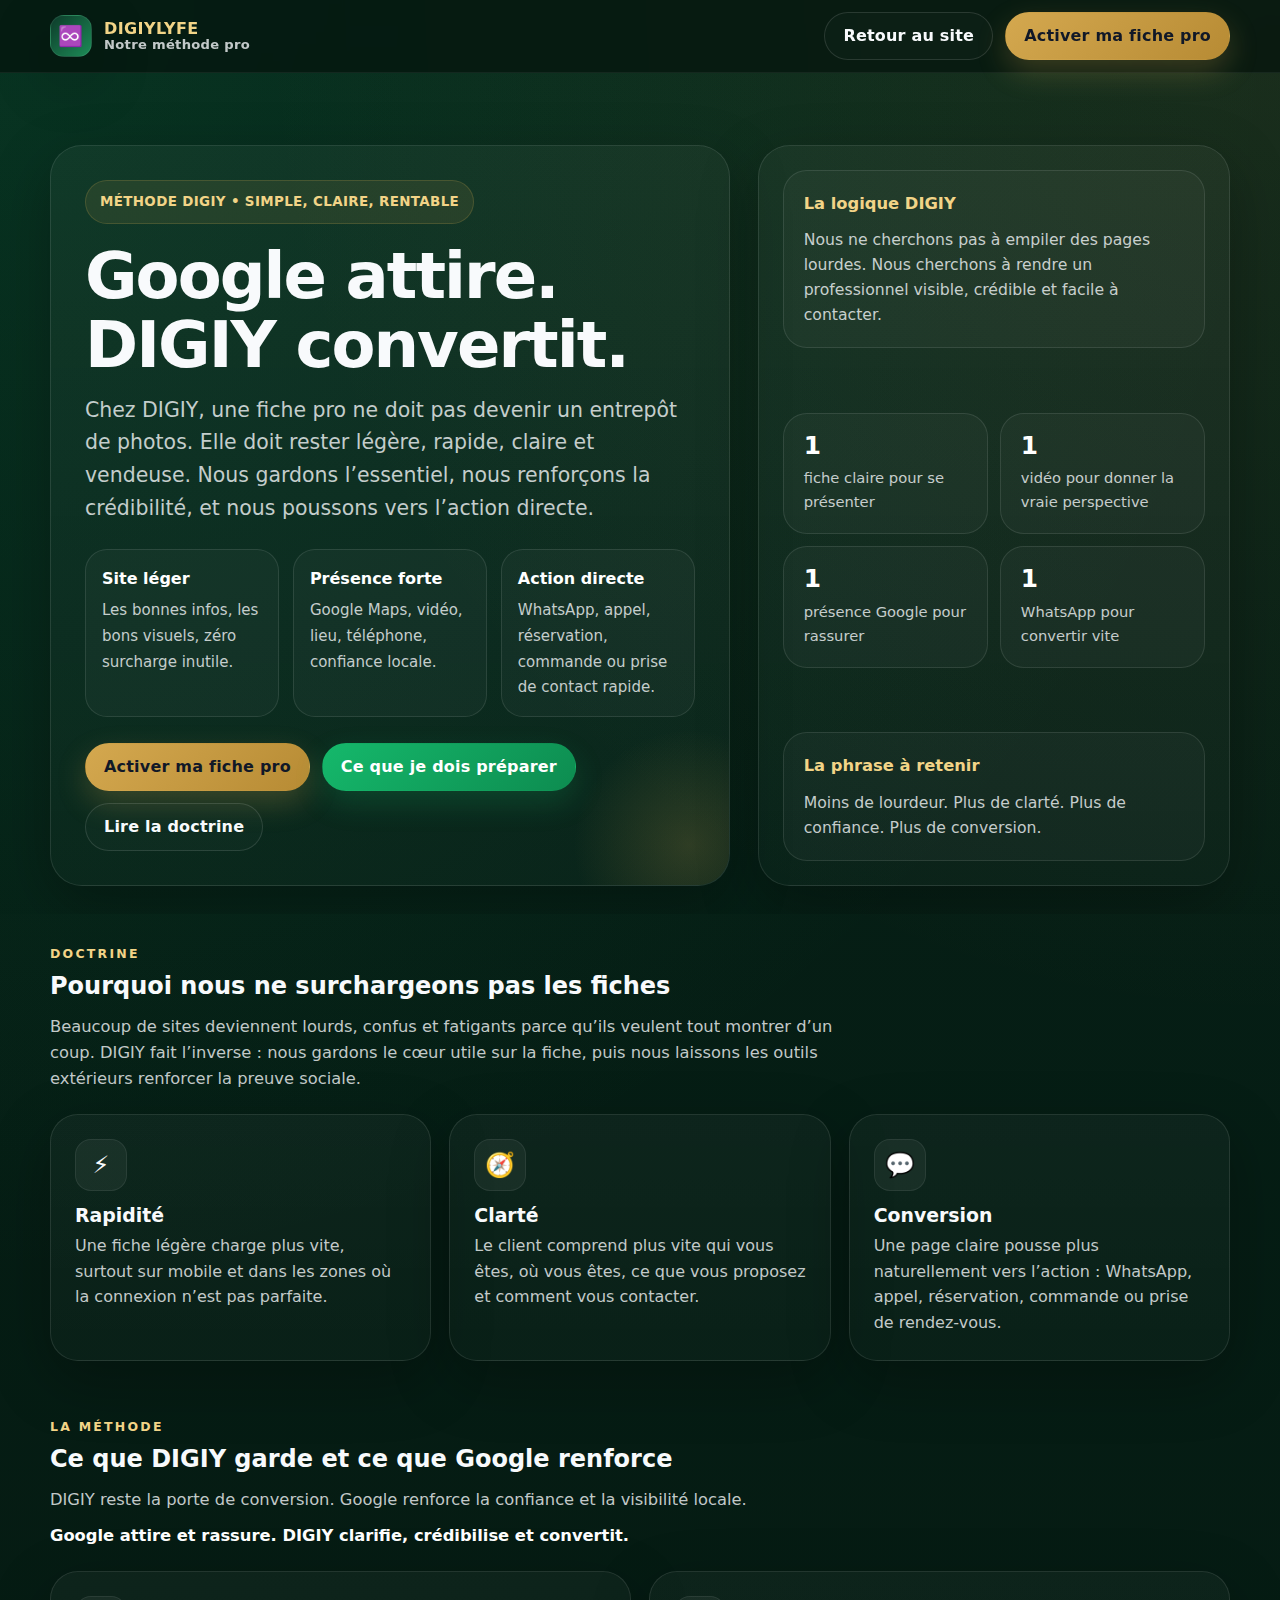
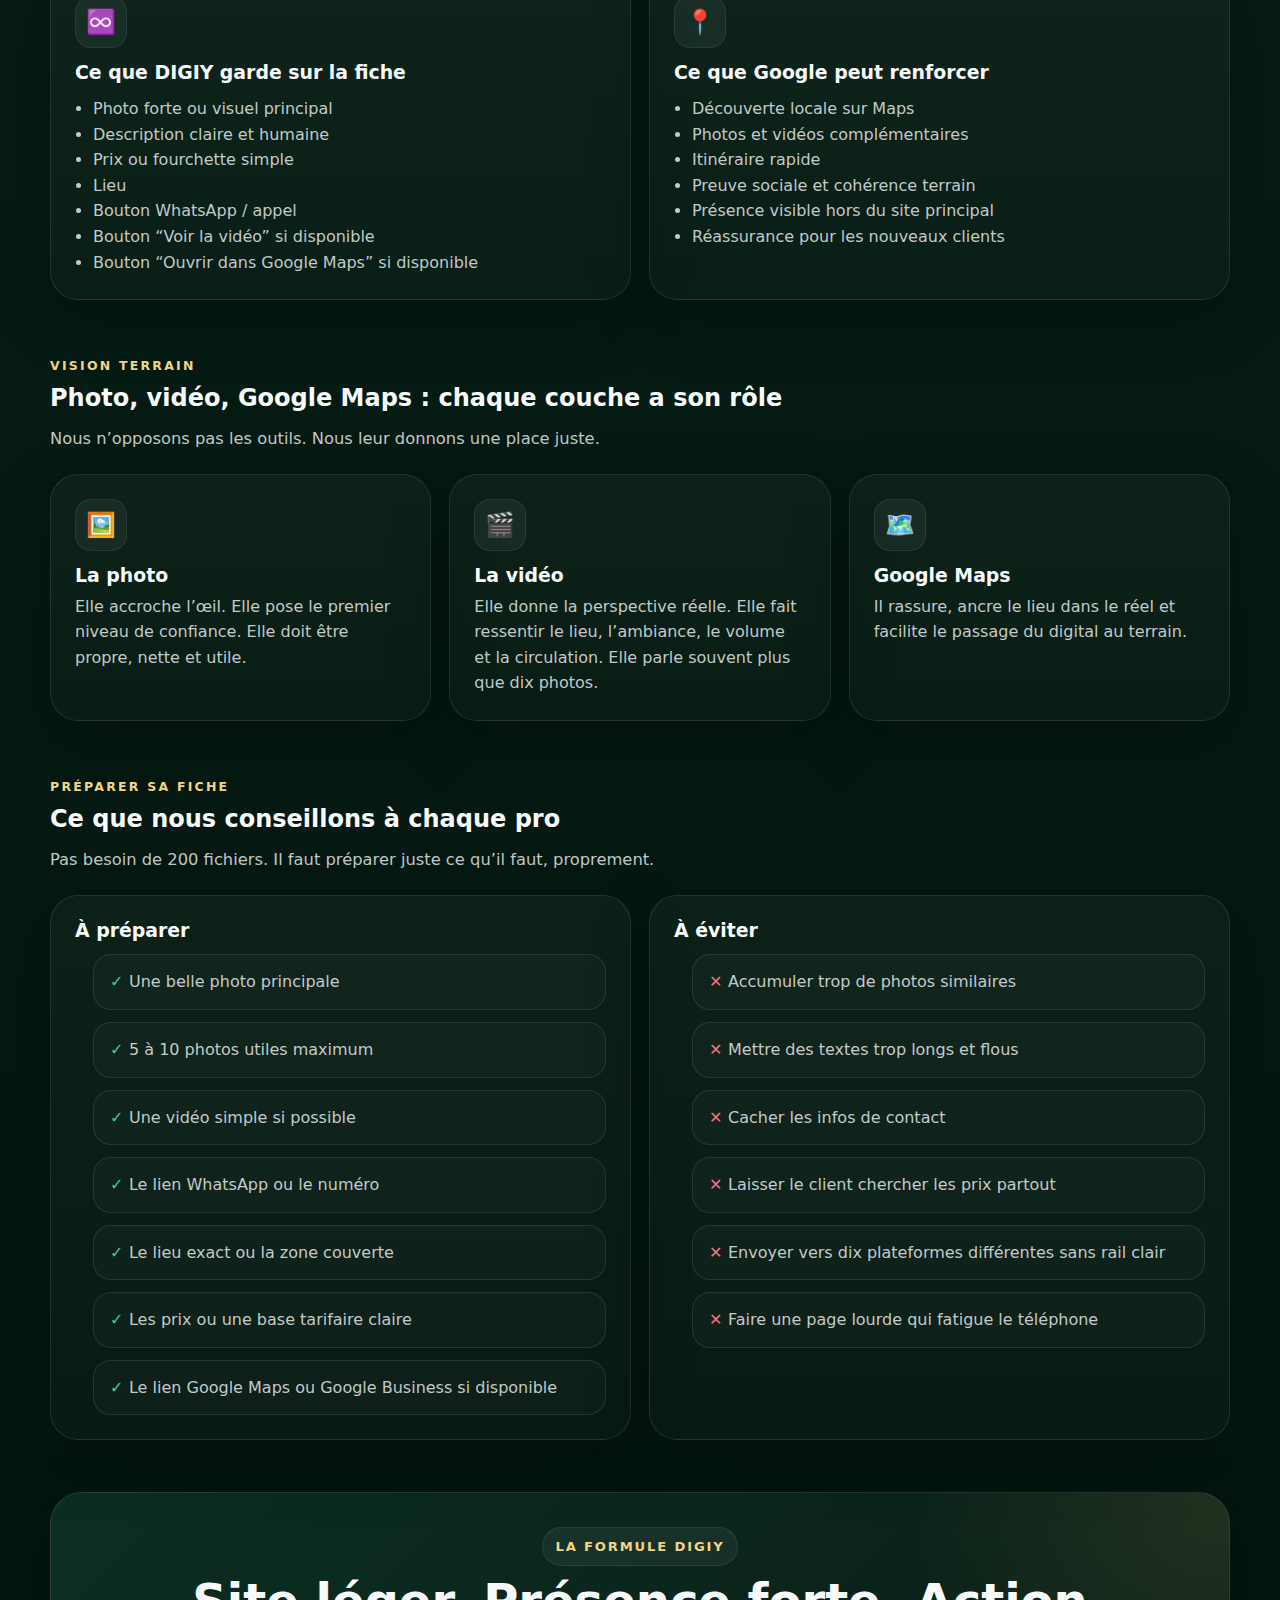
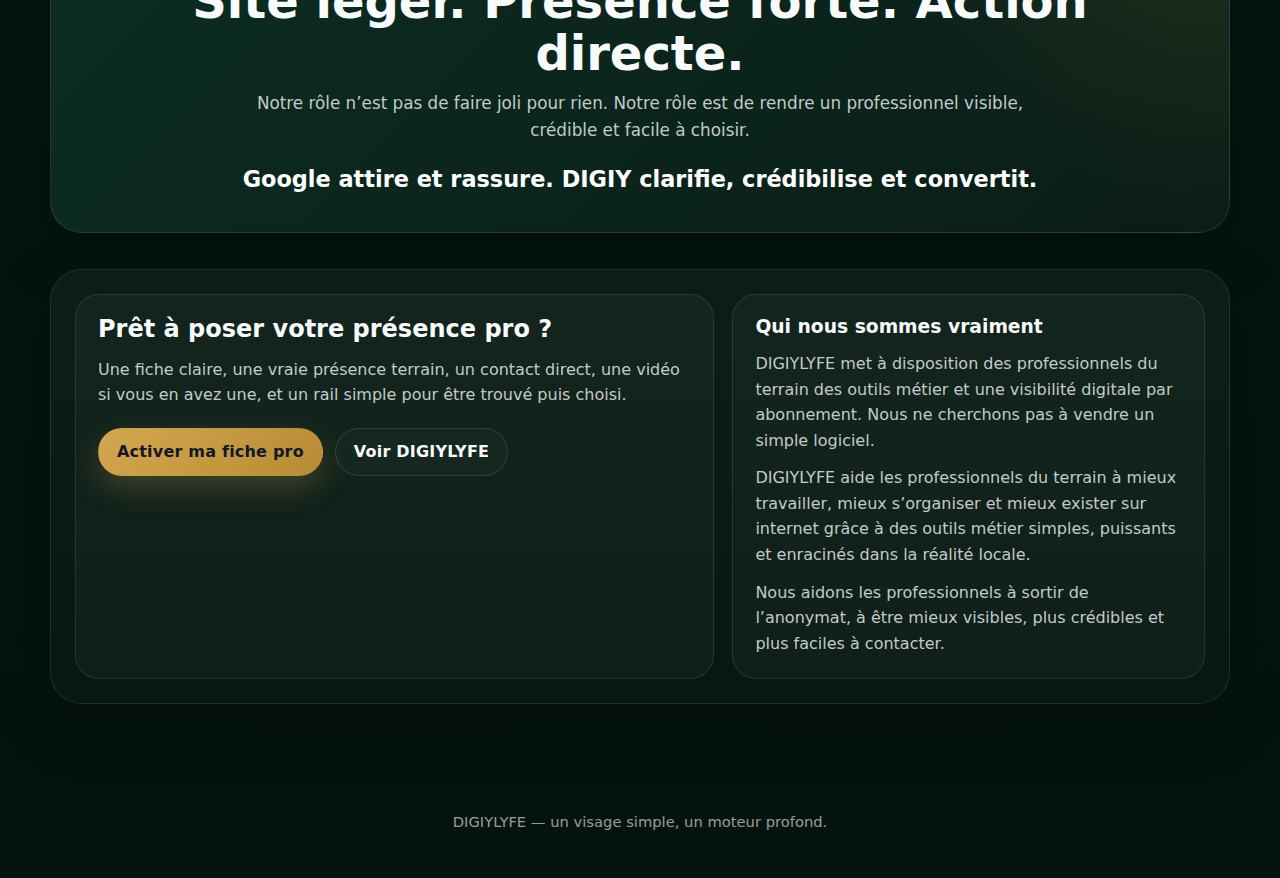
<file: notre-methode.html>
<!doctype html>
<html lang="fr">
<head>
  <meta charset="utf-8" />
  <meta name="viewport" content="width=device-width,initial-scale=1,viewport-fit=cover" />
  <title>DIGIYLYFE — Notre méthode pro</title>
  <meta
    name="description"
    content="La méthode DIGIYLYFE : site léger, présence forte, action directe. Google attire et rassure. DIGIY clarifie, crédibilise et convertit."
  />
  <meta name="theme-color" content="#067a3a" />
  <meta name="robots" content="index,follow" />

  <style>
    :root{
      --bg:#04130d;
      --bg2:#067a3a;
      --panel:#0b2a1f;
      --panel2:#103528;
      --card:#0f2f24;
      --line:rgba(255,255,255,.10);
      --text:#f8fafc;
      --muted:rgba(248,250,252,.78);
      --gold:#d4a84f;
      --gold2:#f2d487;
      --accent:#16c172;
      --danger:#ef4444;
      --shadow:0 20px 60px rgba(0,0,0,.28);
      --radius:24px;
      --radius-sm:16px;
      --max:1180px;
    }

    *{box-sizing:border-box}
    html{scroll-behavior:smooth}
    body{
      margin:0;
      font-family: Inter, ui-sans-serif, system-ui, -apple-system, BlinkMacSystemFont, "Segoe UI", Roboto, Arial, sans-serif;
      color:var(--text);
      background:
        radial-gradient(circle at top left, rgba(22,193,114,.12), transparent 30%),
        radial-gradient(circle at top right, rgba(212,168,79,.10), transparent 24%),
        linear-gradient(180deg, #062117 0%, #04130d 100%);
      line-height:1.6;
    }

    a{color:inherit;text-decoration:none}
    img{max-width:100%;display:block}

    .container{
      width:min(100% - 32px, var(--max));
      margin-inline:auto;
    }

    .topbar{
      position:sticky;
      top:0;
      z-index:40;
      backdrop-filter: blur(10px);
      background:rgba(4,19,13,.72);
      border-bottom:1px solid rgba(255,255,255,.06);
    }

    .topbar-inner{
      min-height:72px;
      display:flex;
      align-items:center;
      justify-content:space-between;
      gap:16px;
    }

    .brand{
      display:flex;
      align-items:center;
      gap:12px;
      font-weight:900;
      letter-spacing:.3px;
    }

    .brand-mark{
      width:42px;
      height:42px;
      border-radius:14px;
      display:grid;
      place-items:center;
      background:linear-gradient(135deg, #0d3b2a, #1d8c57);
      border:1px solid rgba(255,255,255,.08);
      box-shadow:var(--shadow);
      font-size:20px;
    }

    .brand-text{
      display:flex;
      flex-direction:column;
      line-height:1.05;
    }

    .brand-text strong{
      font-size:1rem;
      color:var(--gold2);
      letter-spacing:.4px;
    }

    .brand-text span{
      font-size:.82rem;
      color:var(--muted);
      font-weight:700;
    }

    .nav-actions{
      display:flex;
      align-items:center;
      gap:12px;
      flex-wrap:wrap;
    }

    .btn{
      display:inline-flex;
      align-items:center;
      justify-content:center;
      gap:10px;
      min-height:48px;
      padding:0 18px;
      border-radius:999px;
      border:1px solid transparent;
      font-weight:800;
      letter-spacing:.2px;
      transition:.18s ease;
      cursor:pointer;
      white-space:nowrap;
    }

    .btn:hover{
      transform:translateY(-1px);
    }

    .btn-primary{
      background:linear-gradient(135deg, var(--gold), #b78b34);
      color:#111827;
      box-shadow:0 12px 30px rgba(212,168,79,.24);
    }

    .btn-outline{
      border-color:rgba(255,255,255,.12);
      color:var(--text);
      background:rgba(255,255,255,.02);
    }

    .btn-green{
      background:linear-gradient(135deg, #15b86b, #0d8c50);
      color:white;
      box-shadow:0 12px 30px rgba(21,184,107,.20);
    }

    .hero{
      position:relative;
      overflow:hidden;
      padding:72px 0 28px;
    }

    .hero-grid{
      display:grid;
      grid-template-columns:1.18fr .82fr;
      gap:28px;
      align-items:stretch;
    }

    .hero-main,
    .hero-side{
      background:linear-gradient(180deg, rgba(255,255,255,.04), rgba(255,255,255,.02));
      border:1px solid var(--line);
      border-radius:32px;
      box-shadow:var(--shadow);
    }

    .hero-main{
      padding:34px;
      position:relative;
      overflow:hidden;
    }

    .hero-main::before{
      content:"";
      position:absolute;
      inset:auto -80px -80px auto;
      width:240px;
      height:240px;
      border-radius:50%;
      background:radial-gradient(circle, rgba(212,168,79,.18), transparent 68%);
      pointer-events:none;
    }

    .eyebrow{
      display:inline-flex;
      align-items:center;
      gap:10px;
      padding:10px 14px;
      border-radius:999px;
      background:rgba(212,168,79,.10);
      color:var(--gold2);
      border:1px solid rgba(212,168,79,.20);
      font-size:.84rem;
      font-weight:900;
      letter-spacing:.35px;
      text-transform:uppercase;
    }

    h1,h2,h3{
      margin:0 0 14px;
      line-height:1.08;
    }

    h1{
      margin-top:18px;
      font-size:clamp(2.2rem, 5vw, 4.4rem);
      letter-spacing:-.03em;
    }

    .hero p.lead{
      margin:0;
      font-size:clamp(1.05rem, 2.1vw, 1.28rem);
      color:var(--muted);
      max-width:760px;
    }

    .hero-points{
      display:grid;
      grid-template-columns:repeat(3, minmax(0, 1fr));
      gap:14px;
      margin-top:24px;
    }

    .pill{
      min-height:84px;
      padding:16px;
      border-radius:22px;
      background:rgba(255,255,255,.03);
      border:1px solid var(--line);
    }

    .pill b{
      display:block;
      font-size:1rem;
      margin-bottom:6px;
      color:#fff;
    }

    .pill span{
      color:var(--muted);
      font-size:.94rem;
    }

    .hero-cta{
      display:flex;
      flex-wrap:wrap;
      gap:12px;
      margin-top:26px;
    }

    .hero-side{
      padding:24px;
      display:flex;
      flex-direction:column;
      gap:14px;
      justify-content:space-between;
    }

    .quote-card,
    .stat-card{
      border-radius:24px;
      background:rgba(255,255,255,.03);
      border:1px solid var(--line);
      padding:20px;
    }

    .quote-card strong{
      display:block;
      color:var(--gold2);
      font-size:1.02rem;
      margin-bottom:10px;
    }

    .quote-card p{
      margin:0;
      color:var(--muted);
      font-size:.98rem;
    }

    .stat-grid{
      display:grid;
      grid-template-columns:1fr 1fr;
      gap:12px;
    }

    .stat-card .num{
      display:block;
      font-size:1.55rem;
      font-weight:900;
      color:#fff;
      line-height:1;
      margin-bottom:8px;
    }

    .stat-card .label{
      display:block;
      color:var(--muted);
      font-size:.92rem;
    }

    section{
      padding:26px 0;
    }

    .section-head{
      max-width:820px;
      margin-bottom:22px;
    }

    .section-kicker{
      display:inline-block;
      margin-bottom:10px;
      color:var(--gold2);
      font-weight:900;
      letter-spacing:.18em;
      text-transform:uppercase;
      font-size:.78rem;
    }

    .section-head p{
      margin:0;
      color:var(--muted);
      font-size:1.02rem;
    }

    .section-head .line-strong{
      margin-top:10px;
      color:#fff;
      font-weight:900;
    }

    .cards-3{
      display:grid;
      grid-template-columns:repeat(3, minmax(0, 1fr));
      gap:18px;
    }

    .cards-2{
      display:grid;
      grid-template-columns:repeat(2, minmax(0, 1fr));
      gap:18px;
    }

    .card{
      background:linear-gradient(180deg, rgba(255,255,255,.035), rgba(255,255,255,.02));
      border:1px solid var(--line);
      border-radius:28px;
      padding:24px;
      box-shadow:var(--shadow);
    }

    .card .icon{
      width:52px;
      height:52px;
      border-radius:16px;
      display:grid;
      place-items:center;
      margin-bottom:14px;
      font-size:24px;
      background:rgba(255,255,255,.05);
      border:1px solid rgba(255,255,255,.08);
    }

    .card h3{
      font-size:1.18rem;
      margin-bottom:8px;
    }

    .card p{
      margin:0;
      color:var(--muted);
    }

    .card ul{
      margin:14px 0 0;
      padding-left:18px;
      color:var(--muted);
    }

    .split{
      display:grid;
      grid-template-columns:1fr 1fr;
      gap:18px;
    }

    .check-list,
    .dont-list{
      margin:0;
      padding:0;
      list-style:none;
      display:grid;
      gap:12px;
    }

    .check-list li,
    .dont-list li{
      border:1px solid var(--line);
      border-radius:18px;
      padding:14px 16px;
      background:rgba(255,255,255,.025);
    }

    .check-list li::before{
      content:"✓ ";
      color:#34d399;
      font-weight:900;
    }

    .dont-list li::before{
      content:"✕ ";
      color:#fb7185;
      font-weight:900;
    }

    .formula{
      padding:34px;
      border-radius:32px;
      background:
        radial-gradient(circle at top right, rgba(212,168,79,.12), transparent 26%),
        linear-gradient(135deg, #0c2e22, #0a1d16);
      border:1px solid var(--line);
      box-shadow:var(--shadow);
      text-align:center;
    }

    .formula .mini{
      display:inline-block;
      margin-bottom:10px;
      padding:8px 12px;
      border-radius:999px;
      background:rgba(255,255,255,.05);
      border:1px solid rgba(255,255,255,.08);
      color:var(--gold2);
      font-size:.82rem;
      font-weight:900;
      letter-spacing:.14em;
      text-transform:uppercase;
    }

    .formula h2{
      font-size:clamp(1.8rem, 4vw, 3rem);
      margin-bottom:10px;
    }

    .formula p{
      margin:0 auto;
      max-width:780px;
      color:var(--muted);
      font-size:1.05rem;
    }

    .formula .bigline{
      margin-top:18px;
      font-size:clamp(1.1rem, 2.2vw, 1.4rem);
      font-weight:900;
      color:#fff;
    }

    .cta{
      padding:10px 0 80px;
    }

    .cta-box{
      display:grid;
      grid-template-columns:1.15fr .85fr;
      gap:18px;
      align-items:stretch;
      background:linear-gradient(180deg, rgba(255,255,255,.04), rgba(255,255,255,.02));
      border:1px solid var(--line);
      border-radius:32px;
      padding:24px;
      box-shadow:var(--shadow);
    }

    .cta-main,
    .cta-side{
      border-radius:24px;
      border:1px solid var(--line);
      background:rgba(255,255,255,.03);
      padding:22px;
    }

    .cta-main p,
    .cta-side p{
      margin:0;
      color:var(--muted);
    }

    .cta-buttons{
      display:flex;
      flex-wrap:wrap;
      gap:12px;
      margin-top:20px;
    }

    footer{
      padding:26px 0 44px;
      color:rgba(248,250,252,.6);
      font-size:.92rem;
      text-align:center;
    }

    @media (max-width: 980px){
      .hero-grid,
      .cards-3,
      .cards-2,
      .split,
      .cta-box{
        grid-template-columns:1fr;
      }

      .hero-points,
      .stat-grid{
        grid-template-columns:1fr;
      }

      .topbar-inner{
        min-height:auto;
        padding:12px 0;
        flex-direction:column;
        align-items:flex-start;
      }

      .nav-actions{
        width:100%;
      }

      .nav-actions .btn{
        flex:1 1 auto;
      }
    }

    @media (max-width: 640px){
      .hero{
        padding-top:46px;
      }

      .hero-main,
      .hero-side,
      .card,
      .formula,
      .cta-main,
      .cta-side{
        padding:18px;
        border-radius:22px;
      }

      h1{
        font-size:2.15rem;
      }

      .btn{
        width:100%;
      }
    }
  </style>
</head>
<body>

  <header class="topbar">
    <div class="container topbar-inner">
      <a class="brand" href="/">
        <div class="brand-mark">♾️</div>
        <div class="brand-text">
          <strong>DIGIYLYFE</strong>
          <span>Notre méthode pro</span>
        </div>
      </a>

      <div class="nav-actions">
        <a class="btn btn-outline" href="/">Retour au site</a>
        <a class="btn btn-primary" href="https://commencer-a-payer.digiylyfe.com/">Activer ma fiche pro</a>
      </div>
    </div>
  </header>

  <main>
    <section class="hero">
      <div class="container hero-grid">
        <div class="hero-main">
          <div class="eyebrow">Méthode DIGIY • simple, claire, rentable</div>
          <h1>Google attire.<br>DIGIY convertit.</h1>
          <p class="lead">
            Chez DIGIY, une fiche pro ne doit pas devenir un entrepôt de photos.
            Elle doit rester légère, rapide, claire et vendeuse.
            Nous gardons l’essentiel, nous renforçons la crédibilité, et nous poussons vers l’action directe.
          </p>

          <div class="hero-points">
            <div class="pill">
              <b>Site léger</b>
              <span>Les bonnes infos, les bons visuels, zéro surcharge inutile.</span>
            </div>
            <div class="pill">
              <b>Présence forte</b>
              <span>Google Maps, vidéo, lieu, téléphone, confiance locale.</span>
            </div>
            <div class="pill">
              <b>Action directe</b>
              <span>WhatsApp, appel, réservation, commande ou prise de contact rapide.</span>
            </div>
          </div>

          <div class="hero-cta">
            <a class="btn btn-primary" href="https://commencer-a-payer.digiylyfe.com/">Activer ma fiche pro</a>
            <a class="btn btn-green" href="#preparer">Ce que je dois préparer</a>
            <a class="btn btn-outline" href="#doctrine">Lire la doctrine</a>
          </div>
        </div>

        <aside class="hero-side">
          <div class="quote-card">
            <strong>La logique DIGIY</strong>
            <p>
              Nous ne cherchons pas à empiler des pages lourdes.
              Nous cherchons à rendre un professionnel visible, crédible et facile à contacter.
            </p>
          </div>

          <div class="stat-grid">
            <div class="stat-card">
              <span class="num">1</span>
              <span class="label">fiche claire pour se présenter</span>
            </div>
            <div class="stat-card">
              <span class="num">1</span>
              <span class="label">vidéo pour donner la vraie perspective</span>
            </div>
            <div class="stat-card">
              <span class="num">1</span>
              <span class="label">présence Google pour rassurer</span>
            </div>
            <div class="stat-card">
              <span class="num">1</span>
              <span class="label">WhatsApp pour convertir vite</span>
            </div>
          </div>

          <div class="quote-card">
            <strong>La phrase à retenir</strong>
            <p>
              Moins de lourdeur. Plus de clarté. Plus de confiance. Plus de conversion.
            </p>
          </div>
        </aside>
      </div>
    </section>

    <section id="doctrine">
      <div class="container">
        <div class="section-head">
          <div class="section-kicker">Doctrine</div>
          <h2>Pourquoi nous ne surchargeons pas les fiches</h2>
          <p>
            Beaucoup de sites deviennent lourds, confus et fatigants parce qu’ils veulent tout montrer d’un coup.
            DIGIY fait l’inverse : nous gardons le cœur utile sur la fiche, puis nous laissons les outils extérieurs renforcer la preuve sociale.
          </p>
        </div>

        <div class="cards-3">
          <article class="card">
            <div class="icon">⚡</div>
            <h3>Rapidité</h3>
            <p>
              Une fiche légère charge plus vite, surtout sur mobile et dans les zones où la connexion n’est pas parfaite.
            </p>
          </article>

          <article class="card">
            <div class="icon">🧭</div>
            <h3>Clarté</h3>
            <p>
              Le client comprend plus vite qui vous êtes, où vous êtes, ce que vous proposez et comment vous contacter.
            </p>
          </article>

          <article class="card">
            <div class="icon">💬</div>
            <h3>Conversion</h3>
            <p>
              Une page claire pousse plus naturellement vers l’action : WhatsApp, appel, réservation, commande ou prise de rendez-vous.
            </p>
          </article>
        </div>
      </div>
    </section>

    <section>
      <div class="container">
        <div class="section-head">
          <div class="section-kicker">La méthode</div>
          <h2>Ce que DIGIY garde et ce que Google renforce</h2>
          <p>
            DIGIY reste la porte de conversion. Google renforce la confiance et la visibilité locale.
          </p>
          <p class="line-strong">
            Google attire et rassure. DIGIY clarifie, crédibilise et convertit.
          </p>
        </div>

        <div class="cards-2">
          <article class="card">
            <div class="icon">♾️</div>
            <h3>Ce que DIGIY garde sur la fiche</h3>
            <ul>
              <li>Photo forte ou visuel principal</li>
              <li>Description claire et humaine</li>
              <li>Prix ou fourchette simple</li>
              <li>Lieu</li>
              <li>Bouton WhatsApp / appel</li>
              <li>Bouton “Voir la vidéo” si disponible</li>
              <li>Bouton “Ouvrir dans Google Maps” si disponible</li>
            </ul>
          </article>

          <article class="card">
            <div class="icon">📍</div>
            <h3>Ce que Google peut renforcer</h3>
            <ul>
              <li>Découverte locale sur Maps</li>
              <li>Photos et vidéos complémentaires</li>
              <li>Itinéraire rapide</li>
              <li>Preuve sociale et cohérence terrain</li>
              <li>Présence visible hors du site principal</li>
              <li>Réassurance pour les nouveaux clients</li>
            </ul>
          </article>
        </div>
      </div>
    </section>

    <section>
      <div class="container">
        <div class="section-head">
          <div class="section-kicker">Vision terrain</div>
          <h2>Photo, vidéo, Google Maps : chaque couche a son rôle</h2>
          <p>
            Nous n’opposons pas les outils. Nous leur donnons une place juste.
          </p>
        </div>

        <div class="cards-3">
          <article class="card">
            <div class="icon">🖼️</div>
            <h3>La photo</h3>
            <p>
              Elle accroche l’œil. Elle pose le premier niveau de confiance. Elle doit être propre, nette et utile.
            </p>
          </article>

          <article class="card">
            <div class="icon">🎬</div>
            <h3>La vidéo</h3>
            <p>
              Elle donne la perspective réelle. Elle fait ressentir le lieu, l’ambiance, le volume et la circulation. Elle parle souvent plus que dix photos.
            </p>
          </article>

          <article class="card">
            <div class="icon">🗺️</div>
            <h3>Google Maps</h3>
            <p>
              Il rassure, ancre le lieu dans le réel et facilite le passage du digital au terrain.
            </p>
          </article>
        </div>
      </div>
    </section>

    <section id="preparer">
      <div class="container">
        <div class="section-head">
          <div class="section-kicker">Préparer sa fiche</div>
          <h2>Ce que nous conseillons à chaque pro</h2>
          <p>
            Pas besoin de 200 fichiers. Il faut préparer juste ce qu’il faut, proprement.
          </p>
        </div>

        <div class="split">
          <div class="card">
            <h3>À préparer</h3>
            <ul class="check-list">
              <li>Une belle photo principale</li>
              <li>5 à 10 photos utiles maximum</li>
              <li>Une vidéo simple si possible</li>
              <li>Le lien WhatsApp ou le numéro</li>
              <li>Le lieu exact ou la zone couverte</li>
              <li>Les prix ou une base tarifaire claire</li>
              <li>Le lien Google Maps ou Google Business si disponible</li>
            </ul>
          </div>

          <div class="card">
            <h3>À éviter</h3>
            <ul class="dont-list">
              <li>Accumuler trop de photos similaires</li>
              <li>Mettre des textes trop longs et flous</li>
              <li>Cacher les infos de contact</li>
              <li>Laisser le client chercher les prix partout</li>
              <li>Envoyer vers dix plateformes différentes sans rail clair</li>
              <li>Faire une page lourde qui fatigue le téléphone</li>
            </ul>
          </div>
        </div>
      </div>
    </section>

    <section>
      <div class="container">
        <div class="formula">
          <div class="mini">La formule DIGIY</div>
          <h2>Site léger. Présence forte. Action directe.</h2>
          <p>
            Notre rôle n’est pas de faire joli pour rien.
            Notre rôle est de rendre un professionnel visible, crédible et facile à choisir.
          </p>
          <div class="bigline">
            Google attire et rassure. DIGIY clarifie, crédibilise et convertit.
          </div>
        </div>
      </div>
    </section>

    <section class="cta">
      <div class="container">
        <div class="cta-box">
          <div class="cta-main">
            <h2>Prêt à poser votre présence pro ?</h2>
            <p>
              Une fiche claire, une vraie présence terrain, un contact direct, une vidéo si vous en avez une,
              et un rail simple pour être trouvé puis choisi.
            </p>

            <div class="cta-buttons">
              <a class="btn btn-primary" href="https://commencer-a-payer.digiylyfe.com/">Activer ma fiche pro</a>
              <a class="btn btn-outline" href="https://digiylyfe.com/">Voir DIGIYLYFE</a>
            </div>
          </div>

          <div class="cta-side">
            <h3>Qui nous sommes vraiment</h3>
            <p>
              DIGIYLYFE met à disposition des professionnels du terrain des outils métier et une visibilité digitale par abonnement.
              Nous ne cherchons pas à vendre un simple logiciel.
            </p>
            <p style="margin-top:12px;">
              DIGIYLYFE aide les professionnels du terrain à mieux travailler, mieux s’organiser et mieux exister sur internet grâce à des outils métier simples, puissants et enracinés dans la réalité locale.
            </p>
            <p style="margin-top:12px;">
              Nous aidons les professionnels à sortir de l’anonymat, à être mieux visibles, plus crédibles et plus faciles à contacter.
            </p>
          </div>
        </div>
      </div>
    </section>
  </main>

  <footer>
    <div class="container">
      DIGIYLYFE — un visage simple, un moteur profond.
    </div>
  </footer>

</body>
</html>
</file>
